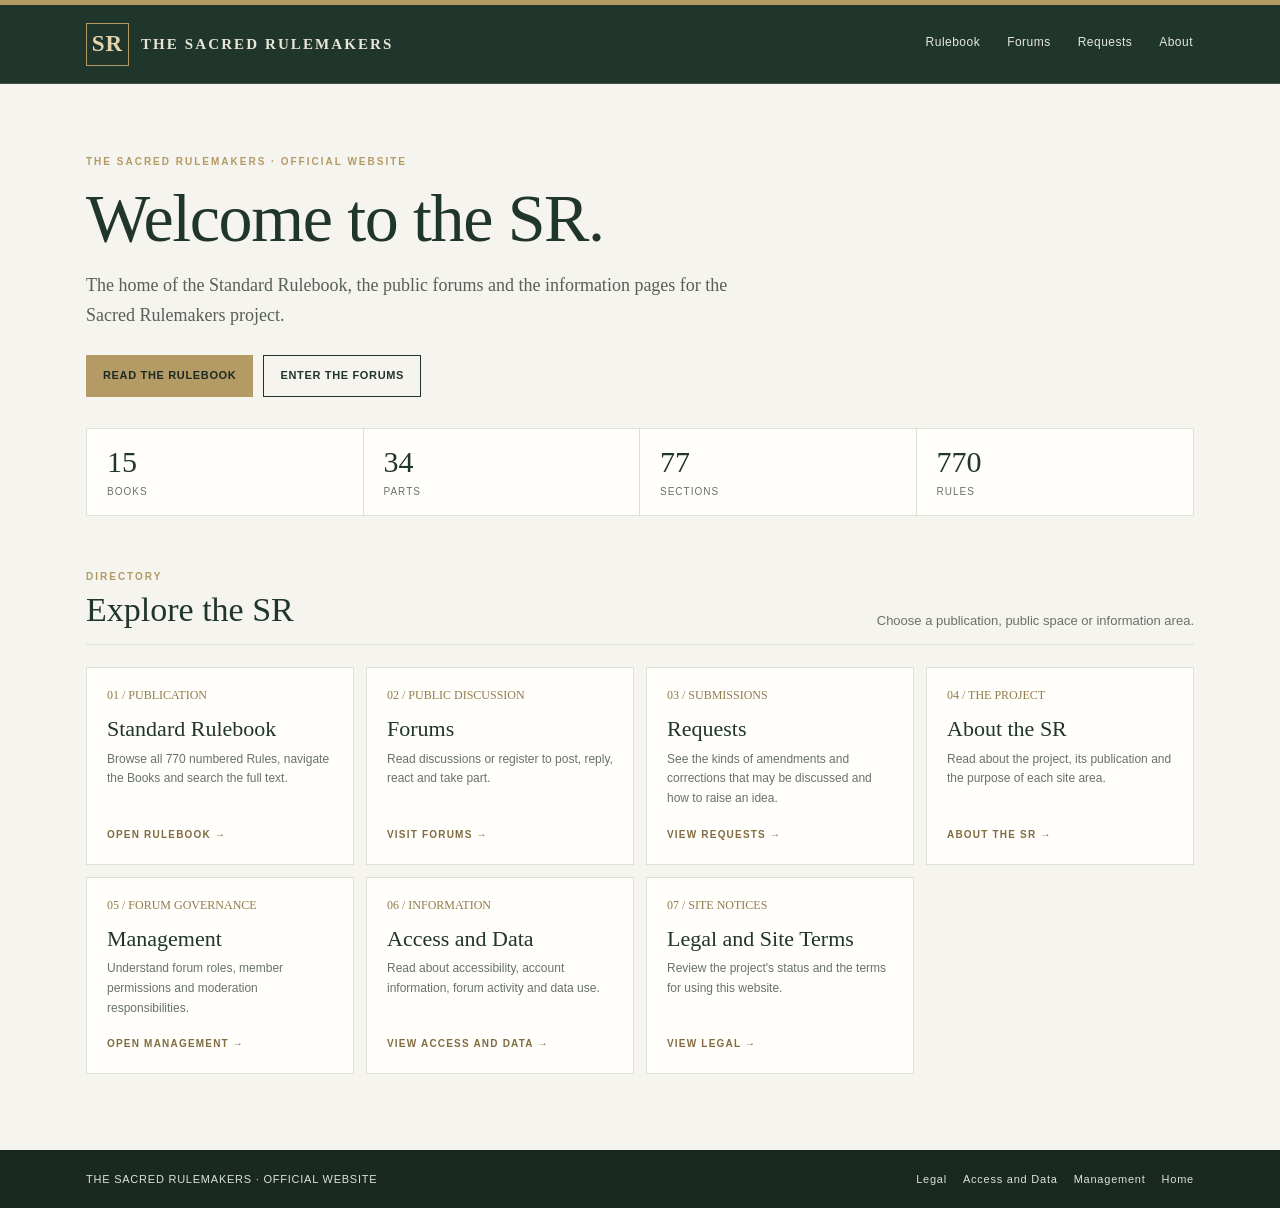
<file: index.html>
<!doctype html>
<html lang="en-GB"><head><meta charset="utf-8"><meta name="viewport" content="width=device-width,initial-scale=1">
<meta name="theme-color" content="#20352b"><meta name="description" content="The official website of the Sacred Rulemakers: read the Standard Rulebook, join public discussions and learn about the project.">
<title>Home — The Sacred Rulemakers</title><link rel="stylesheet" href="assets/sr.css"></head>
<body><div class="gold-rule"></div>
<header class="site-header"><div class="head">
<a class="brand" href="/SR/" aria-label="The Sacred Rulemakers home"><span class="mark">SR</span><span class="brand-name">THE SACRED RULEMAKERS</span></a>
<nav class="primary-nav" aria-label="Primary navigation">
<a href="/SR/standard-rulebook/">Rulebook</a>
<a href="/SR/forums/">Forums</a>
<a href="/SR/requests/">Requests</a>
<a href="/SR/about/">About</a>
</nav>
</div></header>
<main>
<section class="wrap home-intro">
<div class="eyebrow">THE SACRED RULEMAKERS · OFFICIAL WEBSITE</div>
<h1>Welcome to the SR.</h1>
<p>The home of the Standard Rulebook, the public forums and the information pages for the Sacred Rulemakers project.</p>
<div class="home-actions"><a class="button" href="/SR/standard-rulebook/">Read the Rulebook</a><a class="button alt-dark" href="/SR/forums/">Enter the Forums</a></div>
<div class="home-facts" aria-label="Rulebook contents">
<div><strong>15</strong><span>Books</span></div><div><strong>34</strong><span>Parts</span></div><div><strong>77</strong><span>Sections</span></div><div><strong>770</strong><span>Rules</span></div>
</div>
</section>
<section class="home-directory"><div class="wrap">
<div class="section-heading"><div><div class="kicker">DIRECTORY</div><h2>Explore the SR</h2></div><p>Choose a publication, public space or information area.</p></div>
<div class="directory-grid">
<a class="directory-card" href="/SR/standard-rulebook/"><span class="number">01 / PUBLICATION</span><h3>Standard Rulebook</h3><p>Browse all 770 numbered Rules, navigate the Books and search the full text.</p><span class="open">Open Rulebook →</span></a>
<a class="directory-card" href="/SR/forums/"><span class="number">02 / PUBLIC DISCUSSION</span><h3>Forums</h3><p>Read discussions or register to post, reply, react and take part.</p><span class="open">Visit Forums →</span></a>
<a class="directory-card" href="/SR/requests/"><span class="number">03 / SUBMISSIONS</span><h3>Requests</h3><p>See the kinds of amendments and corrections that may be discussed and how to raise an idea.</p><span class="open">View Requests →</span></a>
<a class="directory-card" href="/SR/about/"><span class="number">04 / THE PROJECT</span><h3>About the SR</h3><p>Read about the project, its publication and the purpose of each site area.</p><span class="open">About the SR →</span></a>
<a class="directory-card" href="/SR/management/"><span class="number">05 / FORUM GOVERNANCE</span><h3>Management</h3><p>Understand forum roles, member permissions and moderation responsibilities.</p><span class="open">Open Management →</span></a>
<a class="directory-card" href="/SR/access-and-data/"><span class="number">06 / INFORMATION</span><h3>Access and Data</h3><p>Read about accessibility, account information, forum activity and data use.</p><span class="open">View Access and Data →</span></a>
<a class="directory-card" href="/SR/legal/"><span class="number">07 / SITE NOTICES</span><h3>Legal and Site Terms</h3><p>Review the project's status and the terms for using this website.</p><span class="open">View Legal →</span></a>
</div></div></section>
</main><footer class="site-footer"><div class="wrap">
<span>THE SACRED RULEMAKERS · OFFICIAL WEBSITE</span>
<nav class="footer-links" aria-label="Footer navigation">
<a href="/SR/legal/">Legal</a><a href="/SR/access-and-data/">Access and Data</a><a href="/SR/management/">Management</a><a href="/SR/">Home</a>
</nav></div></footer></body></html>
</file>
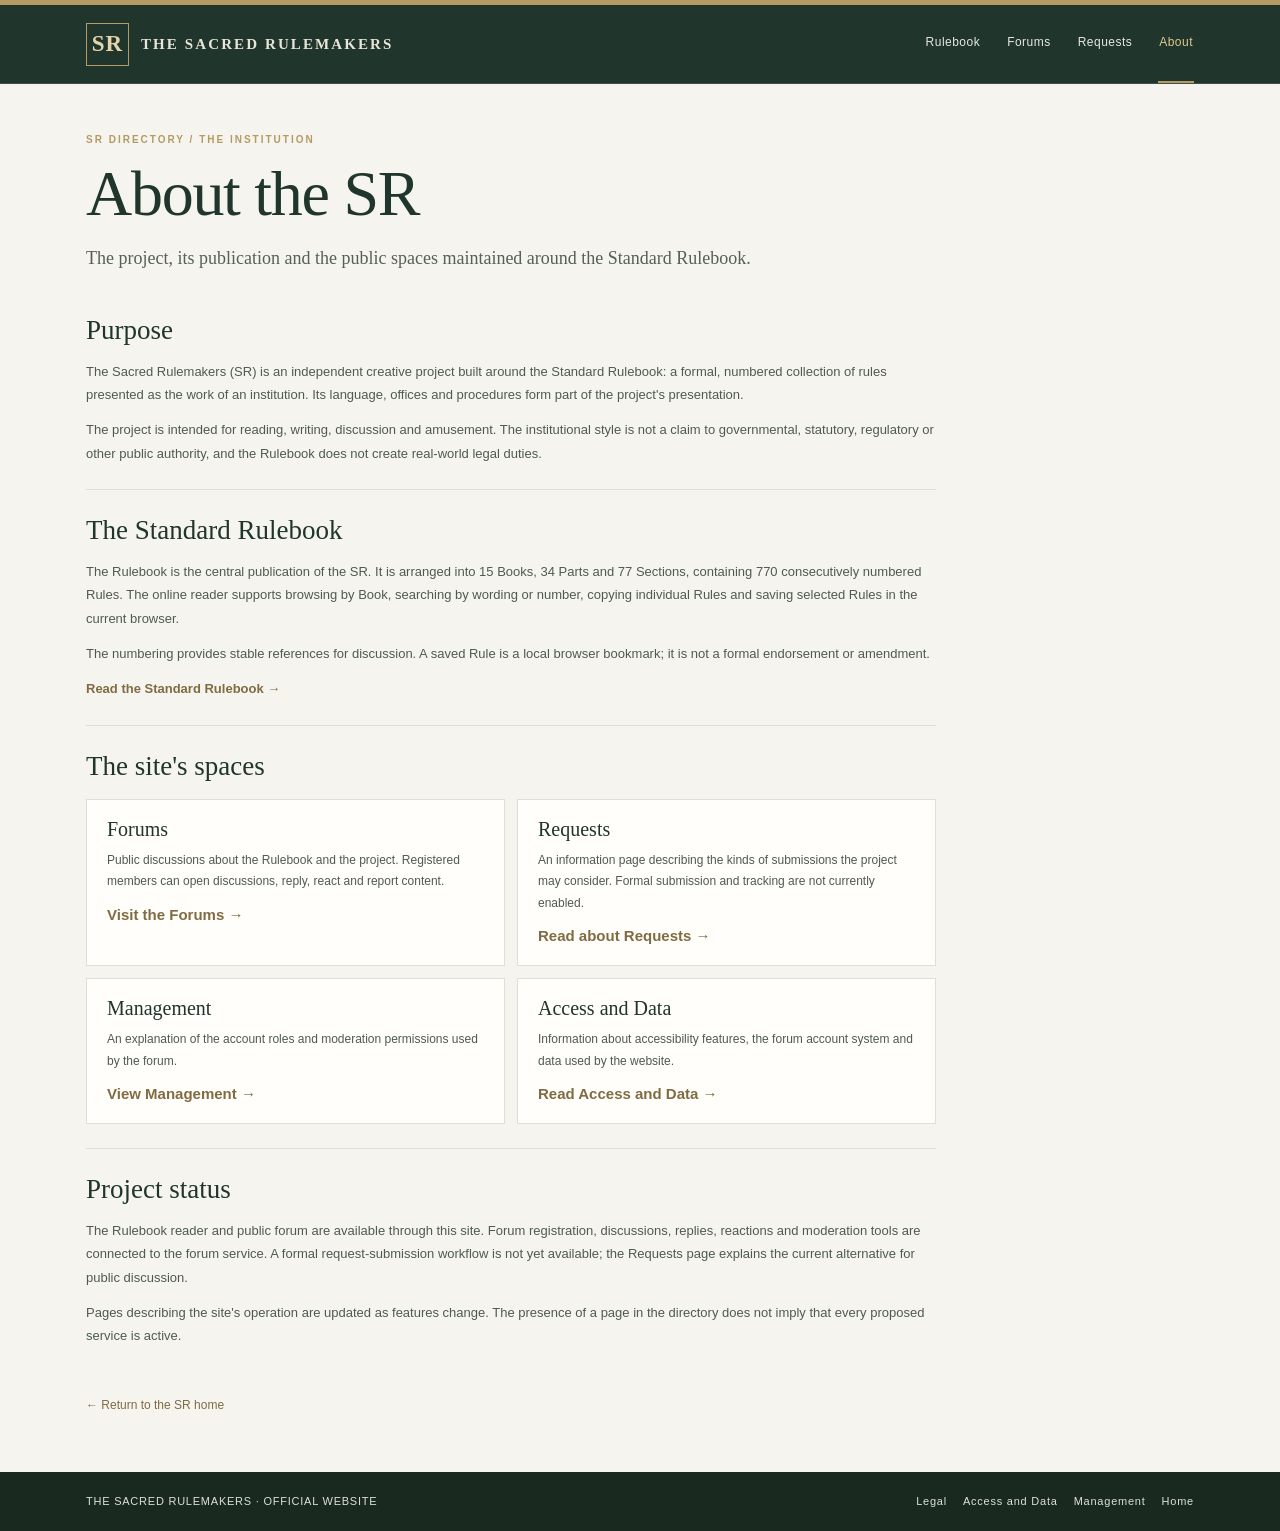
<file: about/index.html>
<!doctype html>
<html lang="en-GB"><head><meta charset="utf-8"><meta name="viewport" content="width=device-width,initial-scale=1">
<meta name="theme-color" content="#20352b"><meta name="description" content="Learn about the Sacred Rulemakers, the Standard Rulebook and the purpose of this project.">
<title>About the SR — The Sacred Rulemakers</title><link rel="stylesheet" href="../assets/sr.css"></head>
<body><div class="gold-rule"></div><header class="site-header"><div class="head">
<a class="brand" href="/SR/" aria-label="The Sacred Rulemakers home"><span class="mark">SR</span><span class="brand-name">THE SACRED RULEMAKERS</span></a>
<nav class="primary-nav" aria-label="Primary navigation">
<a href="/SR/standard-rulebook/">Rulebook</a>
<a href="/SR/forums/">Forums</a>
<a href="/SR/requests/">Requests</a>
<a href="/SR/about/" aria-current="page">About</a>
</nav></div></header>
<main class="page-main"><div class="wrap">
<section class="page-heading"><div class="eyebrow">SR DIRECTORY / THE INSTITUTION</div><h1>About the SR</h1><p>The project, its publication and the public spaces maintained around the Standard Rulebook.</p></section>
<div class="content-stack">
<section class="content-block" aria-labelledby="purpose"><h2 id="purpose">Purpose</h2>
<p>The Sacred Rulemakers (SR) is an independent creative project built around the Standard Rulebook: a formal, numbered collection of rules presented as the work of an institution. Its language, offices and procedures form part of the project's presentation.</p>
<p>The project is intended for reading, writing, discussion and amusement. The institutional style is not a claim to governmental, statutory, regulatory or other public authority, and the Rulebook does not create real-world legal duties.</p></section>
<section class="content-block" aria-labelledby="publication"><h2 id="publication">The Standard Rulebook</h2>
<p>The Rulebook is the central publication of the SR. It is arranged into 15 Books, 34 Parts and 77 Sections, containing 770 consecutively numbered Rules. The online reader supports browsing by Book, searching by wording or number, copying individual Rules and saving selected Rules in the current browser.</p>
<p>The numbering provides stable references for discussion. A saved Rule is a local browser bookmark; it is not a formal endorsement or amendment.</p>
<p><a class="inline-link" href="/SR/standard-rulebook/">Read the Standard Rulebook →</a></p></section>
<section class="content-block" aria-labelledby="spaces"><h2 id="spaces">The site's spaces</h2>
<div class="info-grid">
<article class="info-card"><h3>Forums</h3><p>Public discussions about the Rulebook and the project. Registered members can open discussions, reply, react and report content.</p><a class="inline-link" href="/SR/forums/">Visit the Forums →</a></article>
<article class="info-card"><h3>Requests</h3><p>An information page describing the kinds of submissions the project may consider. Formal submission and tracking are not currently enabled.</p><a class="inline-link" href="/SR/requests/">Read about Requests →</a></article>
<article class="info-card"><h3>Management</h3><p>An explanation of the account roles and moderation permissions used by the forum.</p><a class="inline-link" href="/SR/management/">View Management →</a></article>
<article class="info-card"><h3>Access and Data</h3><p>Information about accessibility features, the forum account system and data used by the website.</p><a class="inline-link" href="/SR/access-and-data/">Read Access and Data →</a></article>
</div></section>
<section class="content-block" aria-labelledby="status"><h2 id="status">Project status</h2>
<p>The Rulebook reader and public forum are available through this site. Forum registration, discussions, replies, reactions and moderation tools are connected to the forum service. A formal request-submission workflow is not yet available; the Requests page explains the current alternative for public discussion.</p>
<p>Pages describing the site's operation are updated as features change. The presence of a page in the directory does not imply that every proposed service is active.</p></section>
</div><a class="back-link" href="/SR/">← Return to the SR home</a>
</div></main><footer class="site-footer"><div class="wrap">
<span>THE SACRED RULEMAKERS · OFFICIAL WEBSITE</span>
<nav class="footer-links" aria-label="Footer navigation">
<a href="/SR/legal/">Legal</a><a href="/SR/access-and-data/">Access and Data</a><a href="/SR/management/">Management</a><a href="/SR/">Home</a>
</nav></div></footer></body></html>
</file>
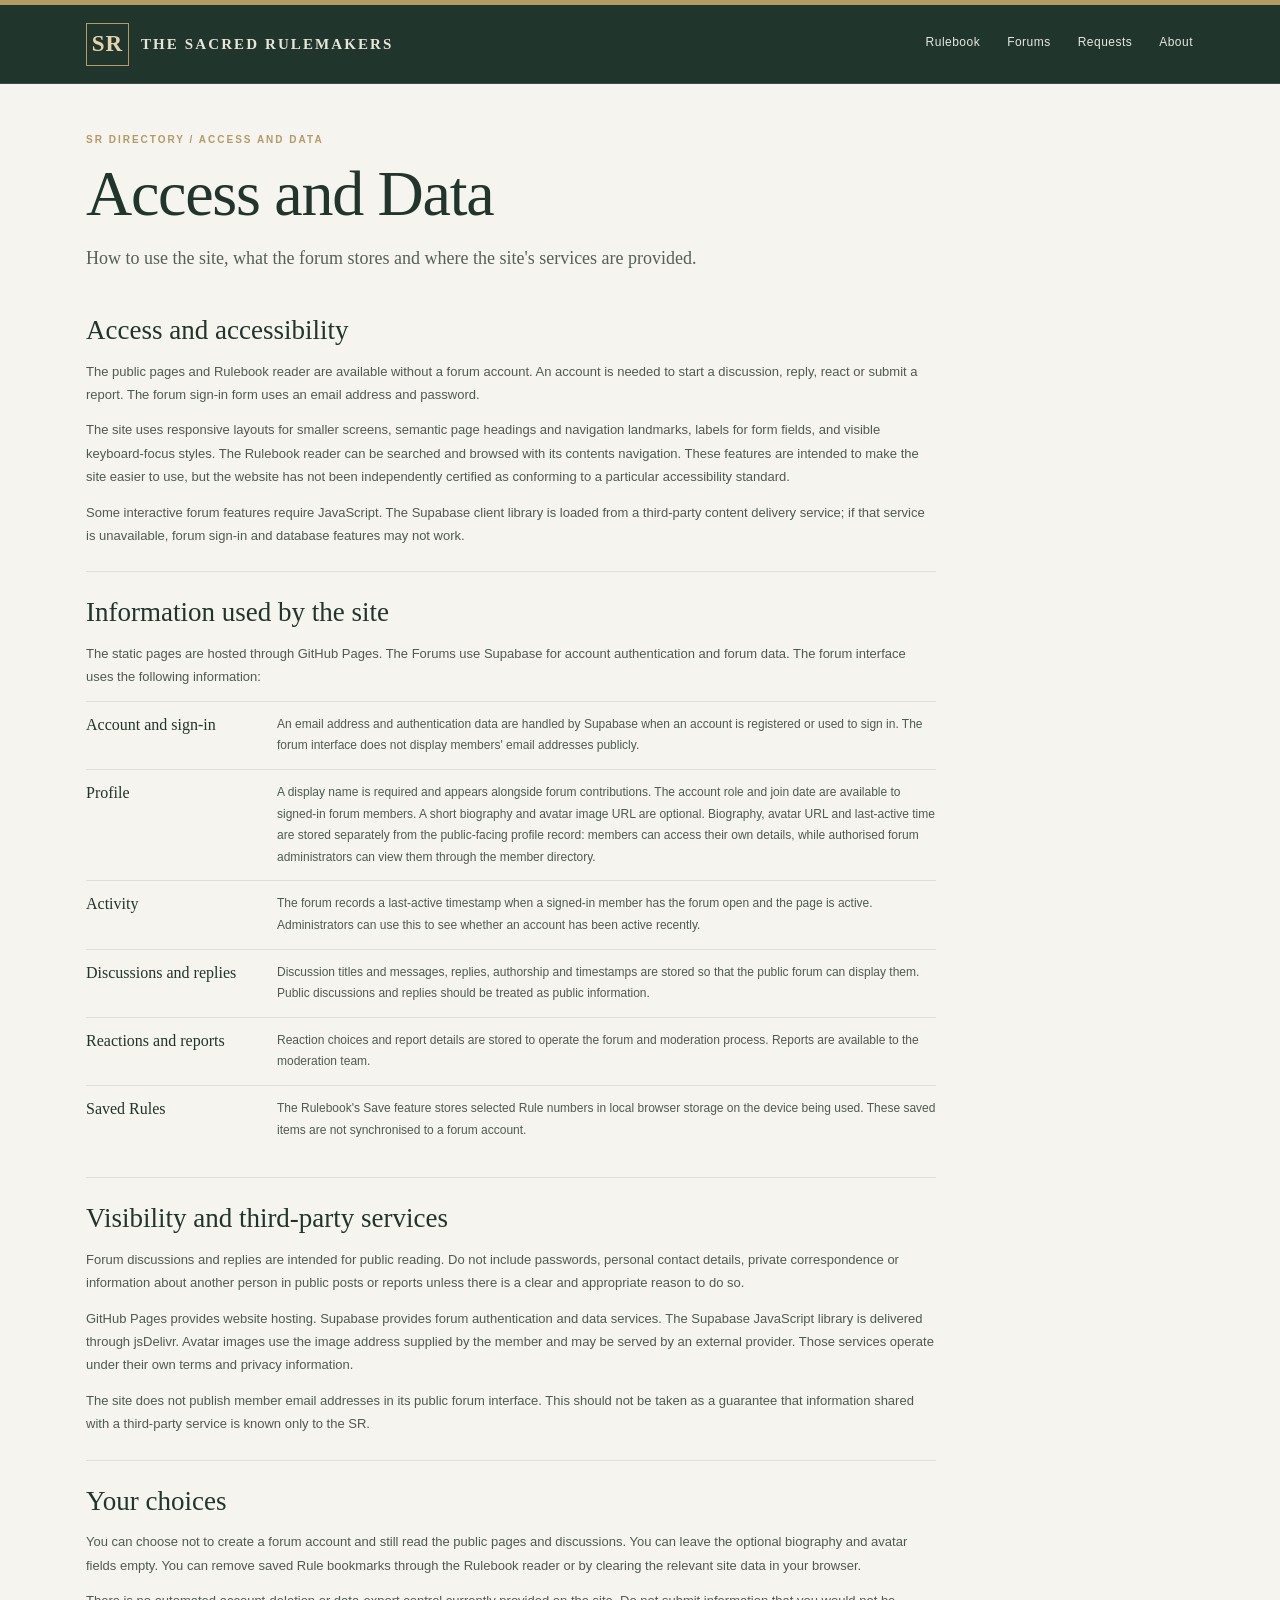
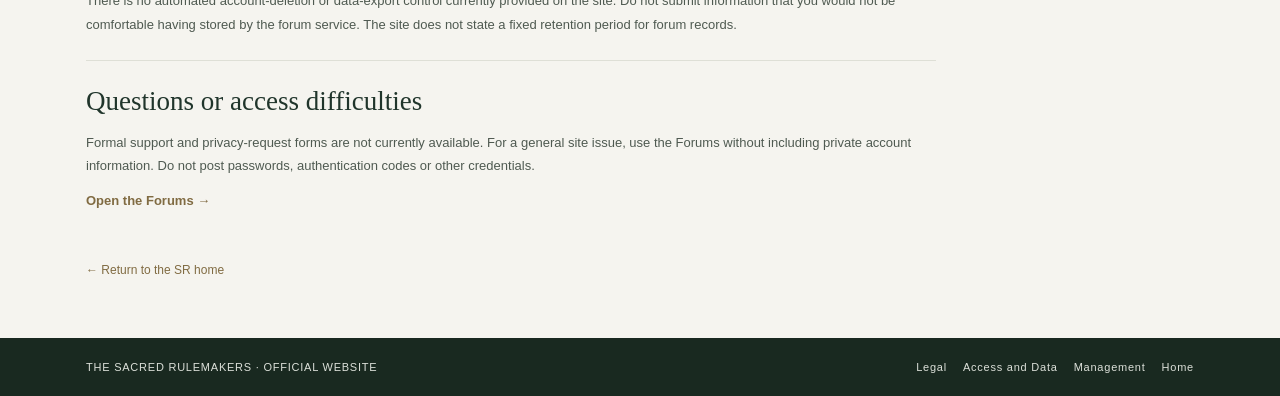
<file: access-and-data/index.html>
<!doctype html>
<html lang="en-GB"><head><meta charset="utf-8"><meta name="viewport" content="width=device-width,initial-scale=1">
<meta name="theme-color" content="#20352b"><meta name="description" content="Accessibility information and a plain-language explanation of data used by the Sacred Rulemakers website and forums.">
<title>Access and Data — The Sacred Rulemakers</title><link rel="stylesheet" href="../assets/sr.css"></head>
<body><div class="gold-rule"></div><header class="site-header"><div class="head">
<a class="brand" href="/SR/" aria-label="The Sacred Rulemakers home"><span class="mark">SR</span><span class="brand-name">THE SACRED RULEMAKERS</span></a>
<nav class="primary-nav" aria-label="Primary navigation">
<a href="/SR/standard-rulebook/">Rulebook</a>
<a href="/SR/forums/">Forums</a>
<a href="/SR/requests/">Requests</a>
<a href="/SR/about/">About</a>
</nav></div></header>
<main class="page-main"><div class="wrap">
<section class="page-heading"><div class="eyebrow">SR DIRECTORY / ACCESS AND DATA</div><h1>Access and Data</h1><p>How to use the site, what the forum stores and where the site's services are provided.</p></section>
<div class="content-stack">
<section class="content-block" aria-labelledby="access"><h2 id="access">Access and accessibility</h2>
<p>The public pages and Rulebook reader are available without a forum account. An account is needed to start a discussion, reply, react or submit a report. The forum sign-in form uses an email address and password.</p>
<p>The site uses responsive layouts for smaller screens, semantic page headings and navigation landmarks, labels for form fields, and visible keyboard-focus styles. The Rulebook reader can be searched and browsed with its contents navigation. These features are intended to make the site easier to use, but the website has not been independently certified as conforming to a particular accessibility standard.</p>
<p>Some interactive forum features require JavaScript. The Supabase client library is loaded from a third-party content delivery service; if that service is unavailable, forum sign-in and database features may not work.</p></section>
<section class="content-block" aria-labelledby="data"><h2 id="data">Information used by the site</h2>
<p>The static pages are hosted through GitHub Pages. The Forums use Supabase for account authentication and forum data. The forum interface uses the following information:</p>
<dl class="data-list">
<div><dt>Account and sign-in</dt><dd>An email address and authentication data are handled by Supabase when an account is registered or used to sign in. The forum interface does not display members' email addresses publicly.</dd></div>
<div><dt>Profile</dt><dd>A display name is required and appears alongside forum contributions. The account role and join date are available to signed-in forum members. A short biography and avatar image URL are optional. Biography, avatar URL and last-active time are stored separately from the public-facing profile record: members can access their own details, while authorised forum administrators can view them through the member directory.</dd></div>
<div><dt>Activity</dt><dd>The forum records a last-active timestamp when a signed-in member has the forum open and the page is active. Administrators can use this to see whether an account has been active recently.</dd></div>
<div><dt>Discussions and replies</dt><dd>Discussion titles and messages, replies, authorship and timestamps are stored so that the public forum can display them. Public discussions and replies should be treated as public information.</dd></div>
<div><dt>Reactions and reports</dt><dd>Reaction choices and report details are stored to operate the forum and moderation process. Reports are available to the moderation team.</dd></div>
<div><dt>Saved Rules</dt><dd>The Rulebook's Save feature stores selected Rule numbers in local browser storage on the device being used. These saved items are not synchronised to a forum account.</dd></div>
</dl></section>
<section class="content-block" aria-labelledby="sharing"><h2 id="sharing">Visibility and third-party services</h2>
<p>Forum discussions and replies are intended for public reading. Do not include passwords, personal contact details, private correspondence or information about another person in public posts or reports unless there is a clear and appropriate reason to do so.</p>
<p>GitHub Pages provides website hosting. Supabase provides forum authentication and data services. The Supabase JavaScript library is delivered through jsDelivr. Avatar images use the image address supplied by the member and may be served by an external provider. Those services operate under their own terms and privacy information.</p>
<p>The site does not publish member email addresses in its public forum interface. This should not be taken as a guarantee that information shared with a third-party service is known only to the SR.</p></section>
<section class="content-block" aria-labelledby="choices"><h2 id="choices">Your choices</h2>
<p>You can choose not to create a forum account and still read the public pages and discussions. You can leave the optional biography and avatar fields empty. You can remove saved Rule bookmarks through the Rulebook reader or by clearing the relevant site data in your browser.</p>
<p>There is no automated account-deletion or data-export control currently provided on the site. Do not submit information that you would not be comfortable having stored by the forum service. The site does not state a fixed retention period for forum records.</p></section>
<section class="content-block" aria-labelledby="access-update"><h2 id="access-update">Questions or access difficulties</h2>
<p>Formal support and privacy-request forms are not currently available. For a general site issue, use the Forums without including private account information. Do not post passwords, authentication codes or other credentials.</p>
<p><a class="inline-link" href="/SR/forums/">Open the Forums →</a></p></section>
</div><a class="back-link" href="/SR/">← Return to the SR home</a>
</div></main><footer class="site-footer"><div class="wrap">
<span>THE SACRED RULEMAKERS · OFFICIAL WEBSITE</span>
<nav class="footer-links" aria-label="Footer navigation">
<a href="/SR/legal/">Legal</a><a href="/SR/access-and-data/">Access and Data</a><a href="/SR/management/">Management</a><a href="/SR/">Home</a>
</nav></div></footer></body></html>
</file>
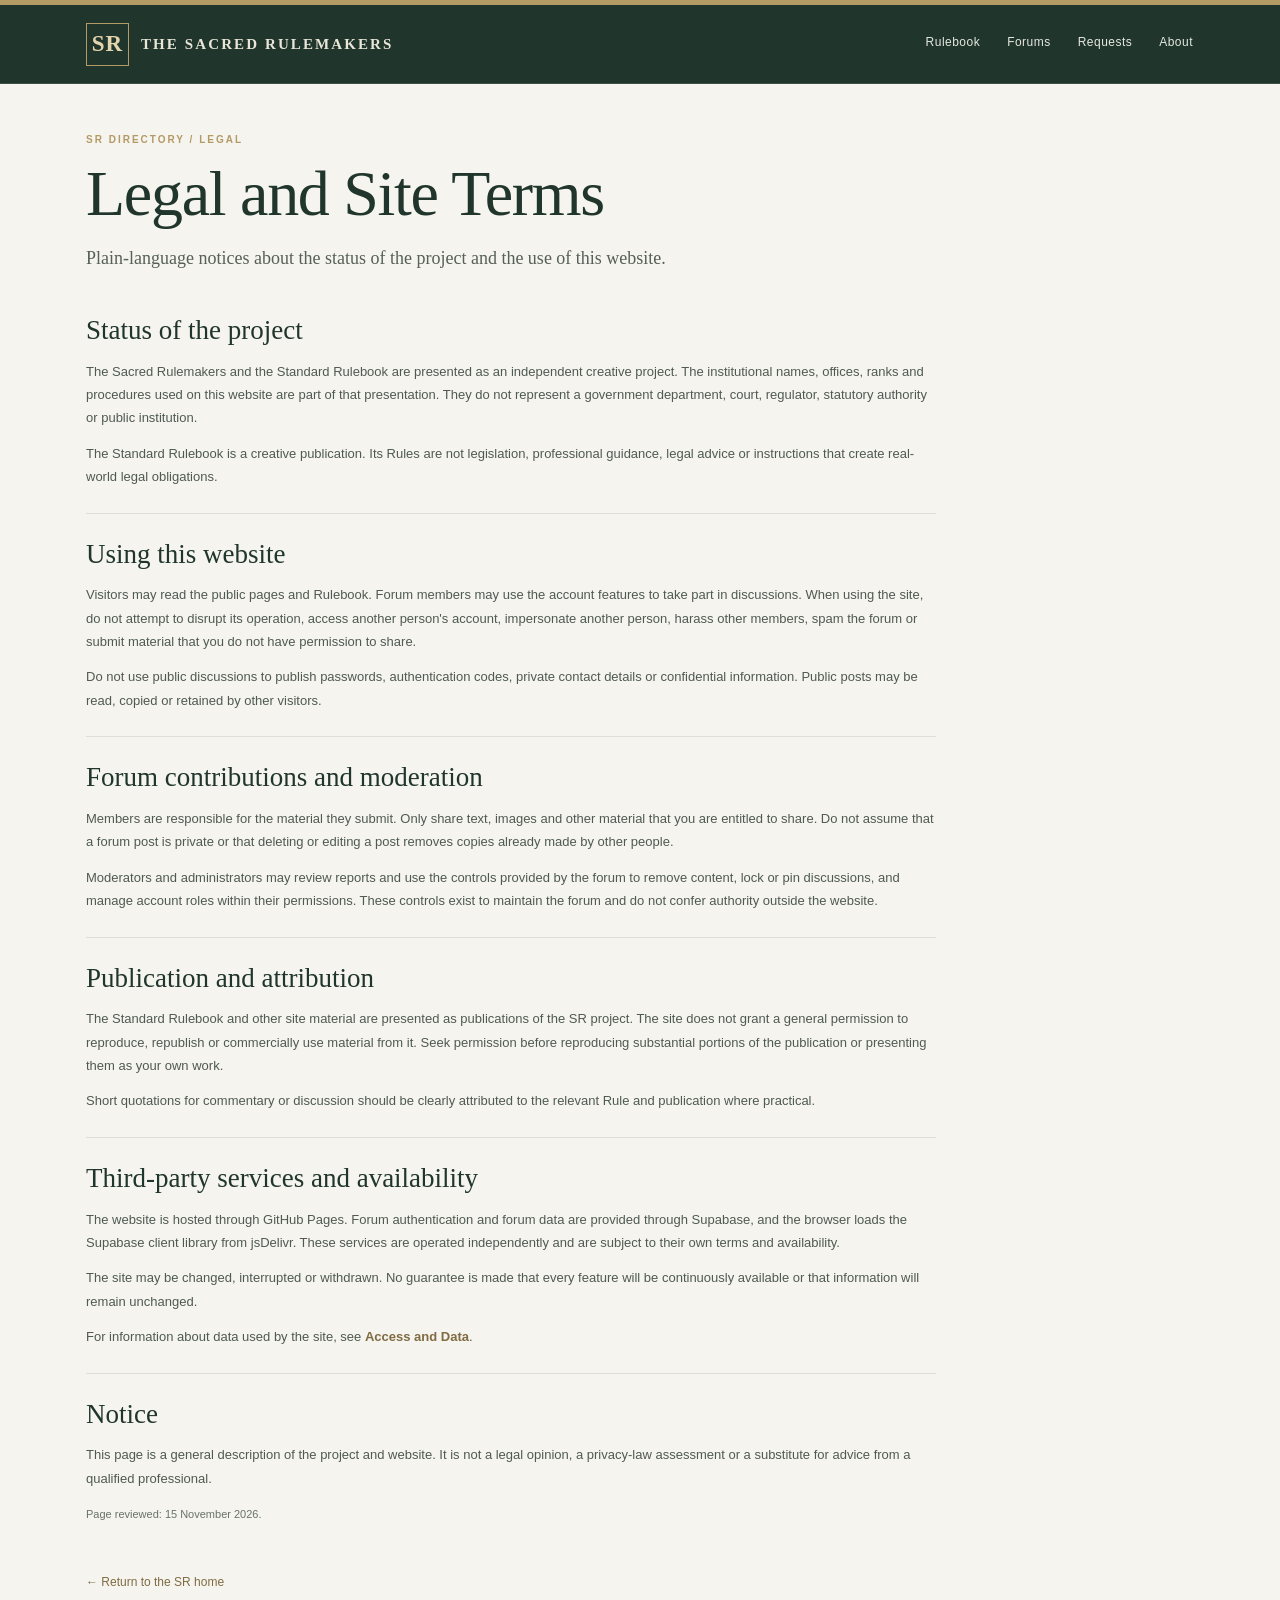
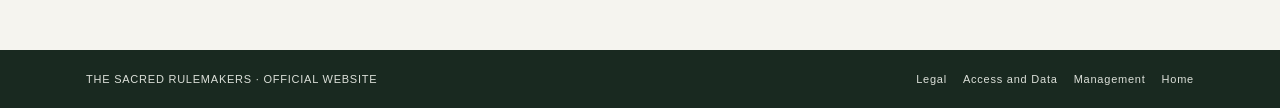
<file: legal/index.html>
<!doctype html>
<html lang="en-GB"><head><meta charset="utf-8"><meta name="viewport" content="width=device-width,initial-scale=1">
<meta name="theme-color" content="#20352b"><meta name="description" content="Website notices, terms of use and publication information for the Sacred Rulemakers.">
<title>Legal and Site Terms — The Sacred Rulemakers</title><link rel="stylesheet" href="../assets/sr.css"></head>
<body><div class="gold-rule"></div><header class="site-header"><div class="head">
<a class="brand" href="/SR/" aria-label="The Sacred Rulemakers home"><span class="mark">SR</span><span class="brand-name">THE SACRED RULEMAKERS</span></a>
<nav class="primary-nav" aria-label="Primary navigation">
<a href="/SR/standard-rulebook/">Rulebook</a>
<a href="/SR/forums/">Forums</a>
<a href="/SR/requests/">Requests</a>
<a href="/SR/about/">About</a>
</nav></div></header>
<main class="page-main"><div class="wrap">
<section class="page-heading"><div class="eyebrow">SR DIRECTORY / LEGAL</div><h1>Legal and Site Terms</h1><p>Plain-language notices about the status of the project and the use of this website.</p></section>
<div class="content-stack">
<section class="content-block" aria-labelledby="status"><h2 id="status">Status of the project</h2>
<p>The Sacred Rulemakers and the Standard Rulebook are presented as an independent creative project. The institutional names, offices, ranks and procedures used on this website are part of that presentation. They do not represent a government department, court, regulator, statutory authority or public institution.</p>
<p>The Standard Rulebook is a creative publication. Its Rules are not legislation, professional guidance, legal advice or instructions that create real-world legal obligations.</p></section>
<section class="content-block" aria-labelledby="using"><h2 id="using">Using this website</h2>
<p>Visitors may read the public pages and Rulebook. Forum members may use the account features to take part in discussions. When using the site, do not attempt to disrupt its operation, access another person's account, impersonate another person, harass other members, spam the forum or submit material that you do not have permission to share.</p>
<p>Do not use public discussions to publish passwords, authentication codes, private contact details or confidential information. Public posts may be read, copied or retained by other visitors.</p></section>
<section class="content-block" aria-labelledby="contributions"><h2 id="contributions">Forum contributions and moderation</h2>
<p>Members are responsible for the material they submit. Only share text, images and other material that you are entitled to share. Do not assume that a forum post is private or that deleting or editing a post removes copies already made by other people.</p>
<p>Moderators and administrators may review reports and use the controls provided by the forum to remove content, lock or pin discussions, and manage account roles within their permissions. These controls exist to maintain the forum and do not confer authority outside the website.</p></section>
<section class="content-block" aria-labelledby="publication"><h2 id="publication">Publication and attribution</h2>
<p>The Standard Rulebook and other site material are presented as publications of the SR project. The site does not grant a general permission to reproduce, republish or commercially use material from it. Seek permission before reproducing substantial portions of the publication or presenting them as your own work.</p>
<p>Short quotations for commentary or discussion should be clearly attributed to the relevant Rule and publication where practical.</p></section>
<section class="content-block" aria-labelledby="services"><h2 id="services">Third-party services and availability</h2>
<p>The website is hosted through GitHub Pages. Forum authentication and forum data are provided through Supabase, and the browser loads the Supabase client library from jsDelivr. These services are operated independently and are subject to their own terms and availability.</p>
<p>The site may be changed, interrupted or withdrawn. No guarantee is made that every feature will be continuously available or that information will remain unchanged.</p>
<p>For information about data used by the site, see <a class="inline-link" href="/SR/access-and-data/">Access and Data</a>.</p></section>
<section class="content-block" aria-labelledby="notice"><h2 id="notice">Notice</h2>
<p>This page is a general description of the project and website. It is not a legal opinion, a privacy-law assessment or a substitute for advice from a qualified professional.</p>
<p><span class="small-note">Page reviewed: 15 November 2026.</span></p></section>
</div><a class="back-link" href="/SR/">← Return to the SR home</a>
</div></main><footer class="site-footer"><div class="wrap">
<span>THE SACRED RULEMAKERS · OFFICIAL WEBSITE</span>
<nav class="footer-links" aria-label="Footer navigation">
<a href="/SR/legal/">Legal</a><a href="/SR/access-and-data/">Access and Data</a><a href="/SR/management/">Management</a><a href="/SR/">Home</a>
</nav></div></footer></body></html>
</file>
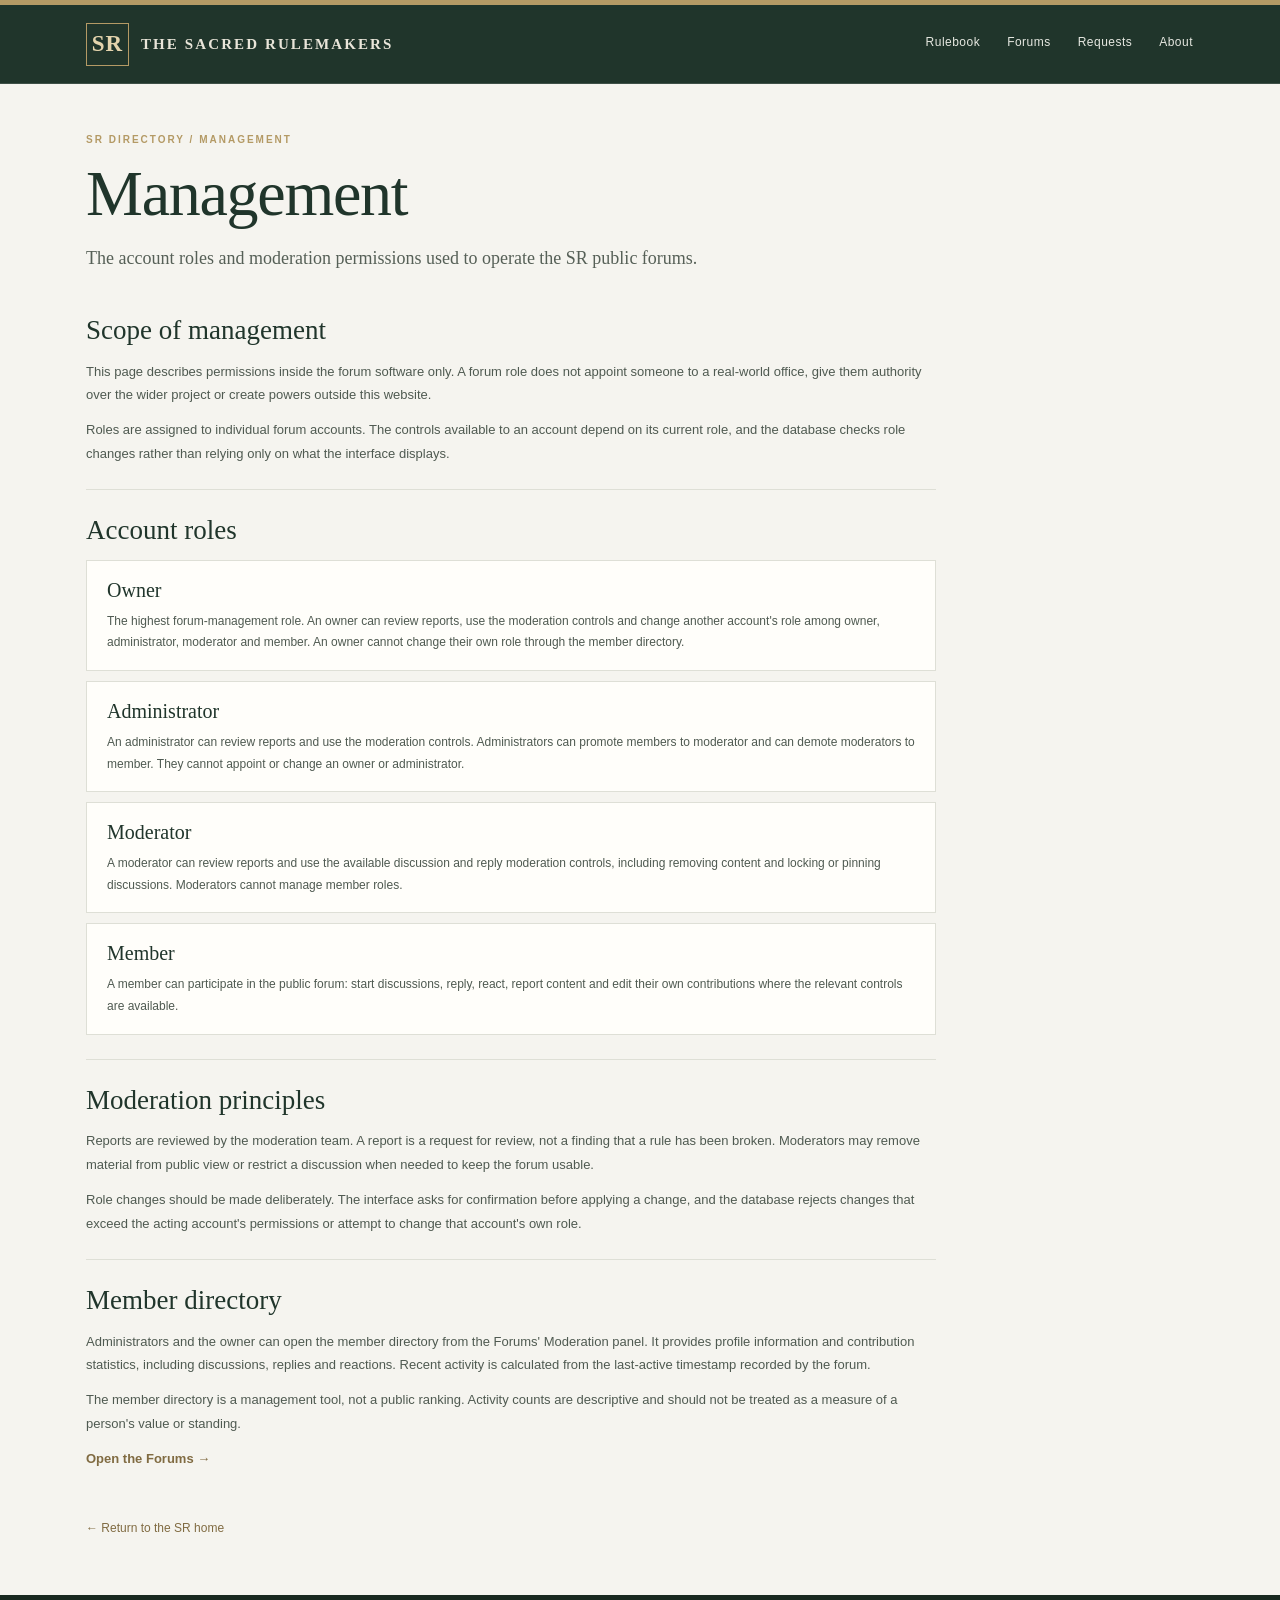
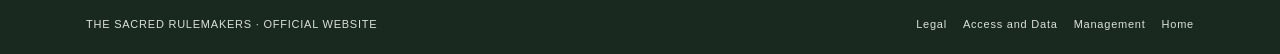
<file: management/index.html>
<!doctype html>
<html lang="en-GB"><head><meta charset="utf-8"><meta name="viewport" content="width=device-width,initial-scale=1">
<meta name="theme-color" content="#20352b"><meta name="description" content="The forum's account roles, moderation responsibilities and management permissions.">
<title>Management — The Sacred Rulemakers</title><link rel="stylesheet" href="../assets/sr.css"></head>
<body><div class="gold-rule"></div><header class="site-header"><div class="head">
<a class="brand" href="/SR/" aria-label="The Sacred Rulemakers home"><span class="mark">SR</span><span class="brand-name">THE SACRED RULEMAKERS</span></a>
<nav class="primary-nav" aria-label="Primary navigation">
<a href="/SR/standard-rulebook/">Rulebook</a>
<a href="/SR/forums/">Forums</a>
<a href="/SR/requests/">Requests</a>
<a href="/SR/about/">About</a>
</nav></div></header>
<main class="page-main"><div class="wrap">
<section class="page-heading"><div class="eyebrow">SR DIRECTORY / MANAGEMENT</div><h1>Management</h1><p>The account roles and moderation permissions used to operate the SR public forums.</p></section>
<div class="content-stack">
<section class="content-block" aria-labelledby="scope"><h2 id="scope">Scope of management</h2>
<p>This page describes permissions inside the forum software only. A forum role does not appoint someone to a real-world office, give them authority over the wider project or create powers outside this website.</p>
<p>Roles are assigned to individual forum accounts. The controls available to an account depend on its current role, and the database checks role changes rather than relying only on what the interface displays.</p></section>
<section class="content-block" aria-labelledby="roles"><h2 id="roles">Account roles</h2>
<div class="role-list">
<article class="role-card"><h3>Owner</h3><p>The highest forum-management role. An owner can review reports, use the moderation controls and change another account's role among owner, administrator, moderator and member. An owner cannot change their own role through the member directory.</p></article>
<article class="role-card"><h3>Administrator</h3><p>An administrator can review reports and use the moderation controls. Administrators can promote members to moderator and can demote moderators to member. They cannot appoint or change an owner or administrator.</p></article>
<article class="role-card"><h3>Moderator</h3><p>A moderator can review reports and use the available discussion and reply moderation controls, including removing content and locking or pinning discussions. Moderators cannot manage member roles.</p></article>
<article class="role-card"><h3>Member</h3><p>A member can participate in the public forum: start discussions, reply, react, report content and edit their own contributions where the relevant controls are available.</p></article>
</div></section>
<section class="content-block" aria-labelledby="moderation"><h2 id="moderation">Moderation principles</h2>
<p>Reports are reviewed by the moderation team. A report is a request for review, not a finding that a rule has been broken. Moderators may remove material from public view or restrict a discussion when needed to keep the forum usable.</p>
<p>Role changes should be made deliberately. The interface asks for confirmation before applying a change, and the database rejects changes that exceed the acting account's permissions or attempt to change that account's own role.</p></section>
<section class="content-block" aria-labelledby="directory"><h2 id="directory">Member directory</h2>
<p>Administrators and the owner can open the member directory from the Forums' Moderation panel. It provides profile information and contribution statistics, including discussions, replies and reactions. Recent activity is calculated from the last-active timestamp recorded by the forum.</p>
<p>The member directory is a management tool, not a public ranking. Activity counts are descriptive and should not be treated as a measure of a person's value or standing.</p>
<p><a class="inline-link" href="/SR/forums/">Open the Forums →</a></p></section>
</div><a class="back-link" href="/SR/">← Return to the SR home</a>
</div></main><footer class="site-footer"><div class="wrap">
<span>THE SACRED RULEMAKERS · OFFICIAL WEBSITE</span>
<nav class="footer-links" aria-label="Footer navigation">
<a href="/SR/legal/">Legal</a><a href="/SR/access-and-data/">Access and Data</a><a href="/SR/management/">Management</a><a href="/SR/">Home</a>
</nav></div></footer></body></html>
</file>
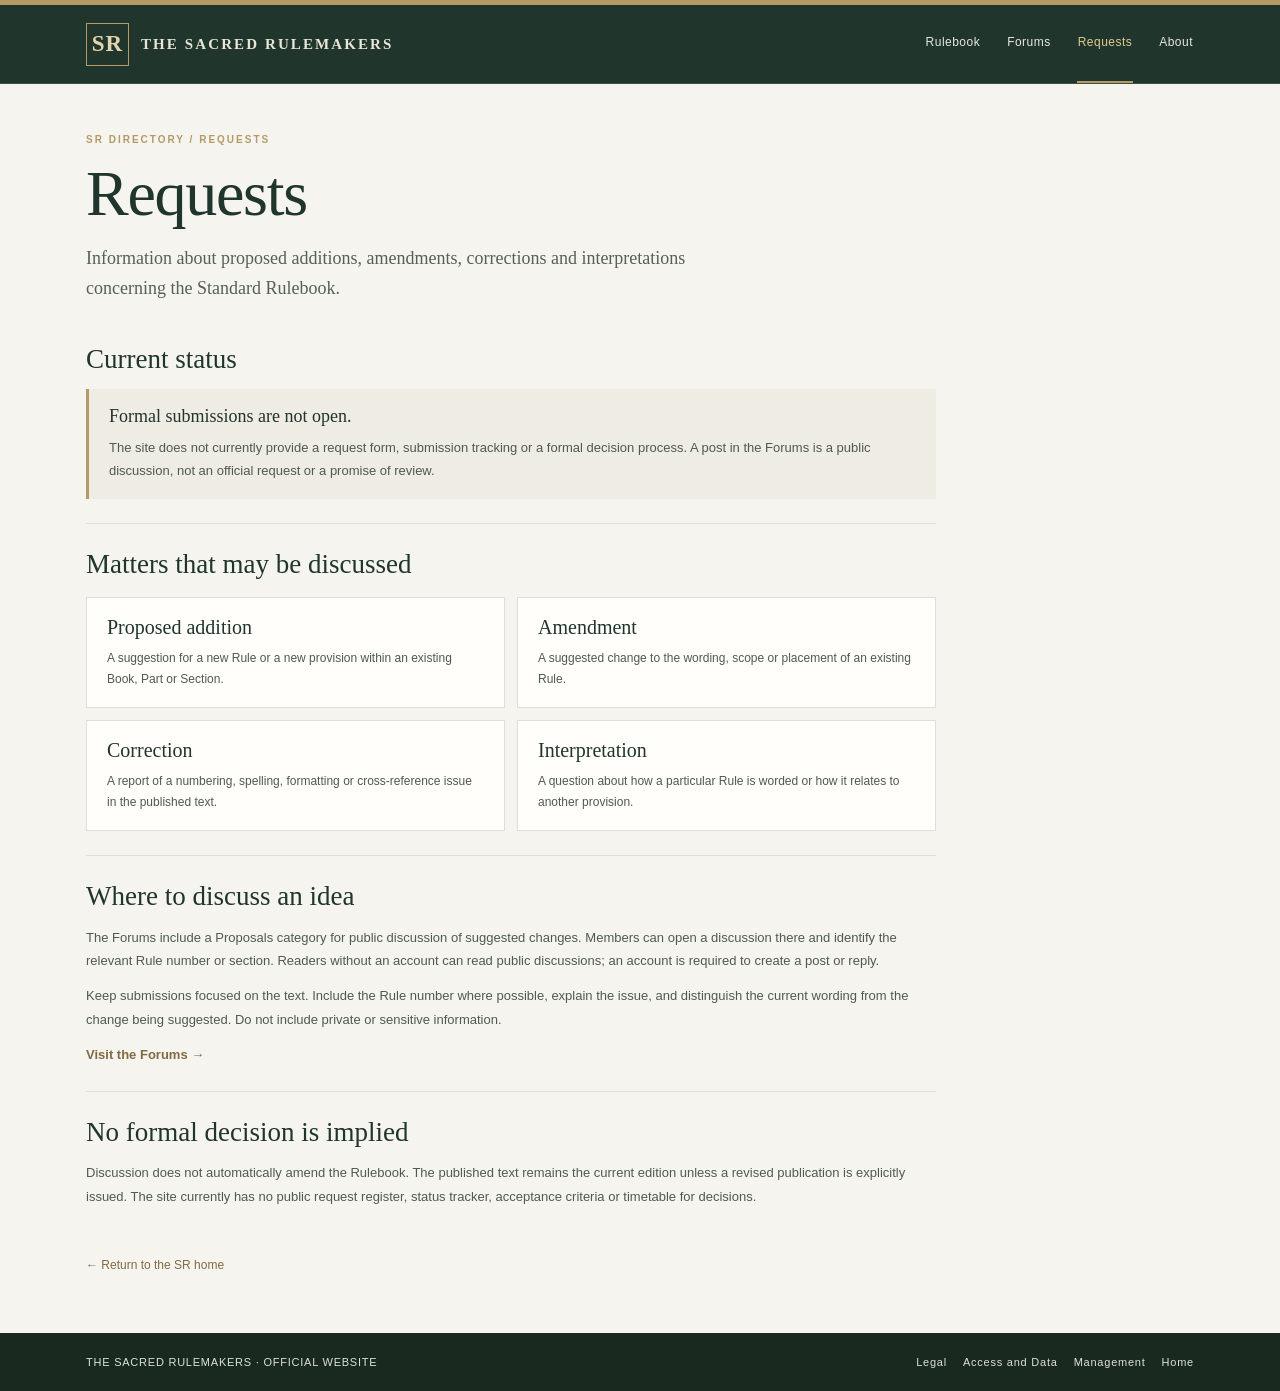
<file: requests/index.html>
<!doctype html>
<html lang="en-GB"><head><meta charset="utf-8"><meta name="viewport" content="width=device-width,initial-scale=1">
<meta name="theme-color" content="#20352b"><meta name="description" content="Information about proposing additions, amendments, corrections and interpretations for the Standard Rulebook.">
<title>Requests — The Sacred Rulemakers</title><link rel="stylesheet" href="../assets/sr.css"></head>
<body><div class="gold-rule"></div><header class="site-header"><div class="head">
<a class="brand" href="/SR/" aria-label="The Sacred Rulemakers home"><span class="mark">SR</span><span class="brand-name">THE SACRED RULEMAKERS</span></a>
<nav class="primary-nav" aria-label="Primary navigation">
<a href="/SR/standard-rulebook/">Rulebook</a>
<a href="/SR/forums/">Forums</a>
<a href="/SR/requests/" aria-current="page">Requests</a>
<a href="/SR/about/">About</a>
</nav></div></header>
<main class="page-main"><div class="wrap">
<section class="page-heading"><div class="eyebrow">SR DIRECTORY / REQUESTS</div><h1>Requests</h1><p>Information about proposed additions, amendments, corrections and interpretations concerning the Standard Rulebook.</p></section>
<div class="content-stack">
<section class="content-block" aria-labelledby="availability"><h2 id="availability">Current status</h2>
<div class="status-note"><strong>Formal submissions are not open.</strong><p>The site does not currently provide a request form, submission tracking or a formal decision process. A post in the Forums is a public discussion, not an official request or a promise of review.</p></div></section>
<section class="content-block" aria-labelledby="types"><h2 id="types">Matters that may be discussed</h2>
<div class="info-grid">
<article class="info-card"><h3>Proposed addition</h3><p>A suggestion for a new Rule or a new provision within an existing Book, Part or Section.</p></article>
<article class="info-card"><h3>Amendment</h3><p>A suggested change to the wording, scope or placement of an existing Rule.</p></article>
<article class="info-card"><h3>Correction</h3><p>A report of a numbering, spelling, formatting or cross-reference issue in the published text.</p></article>
<article class="info-card"><h3>Interpretation</h3><p>A question about how a particular Rule is worded or how it relates to another provision.</p></article>
</div></section>
<section class="content-block" aria-labelledby="discussion"><h2 id="discussion">Where to discuss an idea</h2>
<p>The Forums include a Proposals category for public discussion of suggested changes. Members can open a discussion there and identify the relevant Rule number or section. Readers without an account can read public discussions; an account is required to create a post or reply.</p>
<p>Keep submissions focused on the text. Include the Rule number where possible, explain the issue, and distinguish the current wording from the change being suggested. Do not include private or sensitive information.</p>
<p><a class="inline-link" href="/SR/forums/">Visit the Forums →</a></p></section>
<section class="content-block" aria-labelledby="not-process"><h2 id="not-process">No formal decision is implied</h2>
<p>Discussion does not automatically amend the Rulebook. The published text remains the current edition unless a revised publication is explicitly issued. The site currently has no public request register, status tracker, acceptance criteria or timetable for decisions.</p></section>
</div><a class="back-link" href="/SR/">← Return to the SR home</a>
</div></main><footer class="site-footer"><div class="wrap">
<span>THE SACRED RULEMAKERS · OFFICIAL WEBSITE</span>
<nav class="footer-links" aria-label="Footer navigation">
<a href="/SR/legal/">Legal</a><a href="/SR/access-and-data/">Access and Data</a><a href="/SR/management/">Management</a><a href="/SR/">Home</a>
</nav></div></footer></body></html>
</file>
<file: assets/sr.css>
:root{
--green:#20352b;--green-2:#30493b;--gold:#b49a65;--gold-hover:#c4ad7c;--gold-ink:#806b42;--gold-deep:#927b4d;
--paper:#f5f4ef;--white:#fffefa;--ink:#222a24;--muted:#687269;--line:#dedfd6;
--surface-soft:#eeece3;--surface-hover:#f6f4ed;--surface-stat:#f1efe7;--danger:#7b3831;--danger-text:#773b32;--danger-bg:#f3e8e5;--success:#34704a;
--serif:Georgia,'Times New Roman',serif;--sans:Arial,Helvetica,sans-serif;--content:1160px;
--space-1:4px;--space-2:8px;--space-3:12px;--space-4:16px;--space-5:20px;--space-6:24px;--space-7:32px;--space-8:40px;--space-9:48px;--space-10:56px;--space-11:64px;
--page-gutter:26px;--sidebar-width:240px;--card-padding:20px;--card-gap:12px;--radius:0;
}
*{box-sizing:border-box}
html{scroll-behavior:smooth}
body{margin:0;background:var(--paper);color:var(--ink);font:15px/1.6 var(--sans)}
a{color:inherit}
a:focus-visible,button:focus-visible,input:focus-visible{outline:3px solid #b49a65;outline-offset:3px}
.gold-rule{height:5px;background:var(--gold)}
.site-header{background:var(--green);color:#f8f5ec;border-bottom:1px solid #ffffff22}
.head{max-width:var(--content);min-height:78px;margin:auto;padding:0 26px;display:flex;align-items:center;justify-content:space-between;gap:28px}
.brand{display:flex;align-items:center;gap:12px;color:#f8f5ec;text-decoration:none;min-width:0}
.mark{display:grid;place-items:center;width:43px;height:43px;border:1px solid var(--gold);color:#e4d4ad;font:700 23px var(--serif);letter-spacing:1px;flex:0 0 auto}
.brand-name{font:small-caps 700 15px var(--serif);letter-spacing:.14em;white-space:nowrap;color:#e9e5d9}
.primary-nav{display:flex;align-items:center;justify-content:flex-end;gap:25px;margin-left:auto}
.primary-nav a{display:inline-flex;align-items:center;min-height:78px;padding:0 1px;color:#e6e8e1;text-decoration:none;font-size:12px;letter-spacing:.04em;border-bottom:2px solid transparent;transition:color .15s,border-color .15s}
.primary-nav a:hover,.primary-nav a[aria-current="page"]{color:#e1c98e;border-bottom-color:var(--gold)}
.wrap{max-width:var(--content);margin:0 auto;padding-left:26px;padding-right:26px}
.home-hero{background:var(--green);color:#f7f5ed;padding:78px 0 82px;border-bottom:5px solid var(--gold)}
.eyebrow,.kicker{font-size:10px;line-height:1.5;letter-spacing:2px;text-transform:uppercase;color:var(--gold);font-weight:700}
.home-hero h1{font:400 clamp(43px,7vw,76px)/1.04 var(--serif);max-width:800px;margin:18px 0}
.home-hero p{font:18px/1.7 var(--serif);color:#d9dfd7;max-width:680px;margin:0}
.actions{display:flex;gap:12px;margin-top:28px;flex-wrap:wrap}
.button{display:inline-flex;align-items:center;justify-content:center;min-height:44px;padding:11px 18px;border:1px solid var(--gold);background:var(--gold);color:#1d2a22;text-decoration:none;text-transform:uppercase;letter-spacing:.7px;font-size:11px;font-weight:700}
.button:hover{background:#c4ad7c;border-color:#c4ad7c}
.button.alt{background:transparent;color:#f8f5ec;border-color:#aab7ac}
.button.alt:hover{background:#ffffff12}
.stats{display:grid;grid-template-columns:repeat(4,minmax(0,1fr));background:var(--white);border:1px solid var(--line);margin-top:28px}
.stat{padding:20px 25px;border-right:1px solid var(--line)}
.stat:last-child{border-right:0}
.stat strong{display:block;font:34px/1.15 var(--serif);color:var(--green)}
.stat span{display:block;margin-top:5px;font-size:10px;letter-spacing:1.4px;color:var(--muted);text-transform:uppercase}
.content-section{padding:58px 0 62px}
.content-section.tinted{background:#eeece3;border-block:1px solid var(--line)}
.section-heading{display:flex;align-items:end;justify-content:space-between;gap:18px;padding-bottom:13px;margin-bottom:22px;border-bottom:1px solid var(--line)}
.section-heading h2{font:400 34px/1.2 var(--serif);color:var(--green);margin:6px 0 0}
.section-heading p{max-width:540px;color:var(--muted);font-size:13px;margin:0}
.book-grid{display:grid;grid-template-columns:repeat(3,minmax(0,1fr));gap:12px}
.book-card{display:block;min-width:0;min-height:142px;padding:19px 20px;background:var(--white);border:1px solid var(--line);text-decoration:none;transition:border-color .15s,transform .15s}
.book-card:hover{border-color:var(--gold);transform:translateY(-2px)}
.book-card .number,.directory-card .number{font:12px var(--serif);color:#927b4d}
.book-card h3{font:400 20px/1.35 var(--serif);color:var(--green);margin:9px 0 7px}
.book-card p{font-size:11px;color:var(--muted);margin:0}
.section-action{display:flex;justify-content:flex-end;margin-top:19px}
.text-link{color:#806b42;font-size:12px;font-weight:700;text-decoration:none}
.text-link:hover{text-decoration:underline}
.directory-grid{display:grid;grid-template-columns:repeat(4,minmax(0,1fr));gap:12px}
.directory-card{display:flex;flex-direction:column;min-height:175px;padding:20px;background:var(--white);border:1px solid var(--line);text-decoration:none;transition:border-color .15s,transform .15s}
.directory-card:hover{border-color:var(--gold);transform:translateY(-2px)}
.directory-card h3{font:400 22px/1.25 var(--serif);color:var(--green);margin:12px 0 7px}
.directory-card p{font-size:12px;color:var(--muted);margin:0 0 18px}
.directory-card .open{margin-top:auto;color:#806b42;font-size:10px;letter-spacing:.12em;text-transform:uppercase;font-weight:700}
.page-main{min-height:calc(100vh - 160px);padding:60px 0 76px}
.page-heading{max-width:760px;margin-bottom:36px}
.page-heading h1{font:400 clamp(42px,7vw,64px)/1.08 var(--serif);color:var(--green);margin:13px 0 15px}
.page-heading p{max-width:670px;font:18px/1.65 var(--serif);color:#566057;margin:0}
.notice{max-width:800px;padding:21px 23px;background:#eeece3;border-left:3px solid var(--gold);color:#62685f}
.notice h2{font:400 23px var(--serif);color:var(--green);margin:0 0 7px}
.notice p{margin:0;font-size:13px}
.back-link{display:inline-block;margin-top:28px;color:#806b42;font-size:12px;text-decoration:none}
.back-link:hover{text-decoration:underline}
.site-footer{background:#192920;color:#dce0d9;padding:23px 0;font-size:11px;letter-spacing:.07em}
.site-footer .wrap{display:flex;align-items:center;justify-content:space-between;gap:16px}
.site-footer a{color:#dce0d9;text-decoration:none}
.site-footer small{color:#aab4aa;font-size:10px}
@media(max-width:900px){.directory-grid{grid-template-columns:repeat(2,minmax(0,1fr))}}
@media(max-width:780px){
  .head,.wrap{padding-left:17px;padding-right:17px}
  .head{min-height:72px;gap:15px}
  .primary-nav{gap:17px}
  .primary-nav a{min-height:72px;font-size:11px}
  .book-grid{grid-template-columns:repeat(2,minmax(0,1fr))}
  .stats{grid-template-columns:repeat(2,minmax(0,1fr))}
  .stat:nth-child(2){border-right:0}
  .stat:nth-child(-n+2){border-bottom:1px solid var(--line)}
  .content-section{padding:45px 0}
  .section-heading{align-items:flex-start;flex-direction:column}
}
@media(max-width:560px){
  .head{padding-top:13px;flex-direction:column;align-items:stretch;gap:5px}
  .brand{align-self:flex-start}
  .primary-nav{width:100%;justify-content:flex-end;gap:clamp(14px,5vw,24px);border-top:1px solid #ffffff22}
  .primary-nav a{min-height:43px;font-size:12px}
  .home-hero{padding:55px 0 60px}
  .home-hero p,.page-heading p{font-size:16px}
  .book-grid,.directory-grid{grid-template-columns:1fr}
  .book-card{min-height:120px}
  .directory-card{min-height:150px}
  .stats{margin-top:18px}
  .stat{padding:16px 18px}
  .stat strong{font-size:29px}
  .page-main{padding:44px 0 58px}
  .site-footer .wrap{align-items:flex-start;flex-direction:column}
}
@media(prefers-reduced-motion:reduce){html{scroll-behavior:auto}*,*::before,*::after{transition:none!important;animation:none!important}}


/* Content pages */
.footer-links{display:flex;align-items:center;justify-content:flex-end;flex-wrap:wrap;gap:16px}
.footer-links a:hover{color:#e1c98e;text-decoration:underline}
.home-intro{max-width:var(--content);padding:70px 26px 45px}
.home-intro h1{font:400 clamp(43px,7vw,68px)/1.08 var(--serif);color:var(--green);margin:13px 0 16px}
.home-intro p{max-width:680px;font:18px/1.7 var(--serif);color:#566057;margin:0}
.home-actions{display:flex;flex-wrap:wrap;gap:10px;margin-top:24px}
.button.alt-dark{background:transparent;color:var(--green);border-color:var(--green)}
.button.alt-dark:hover{background:#20352b0c}
.home-facts{display:grid;grid-template-columns:repeat(4,minmax(0,1fr));margin-top:31px;background:var(--white);border:1px solid var(--line)}
.home-facts>div{padding:15px 20px;border-right:1px solid var(--line)}
.home-facts>div:last-child{border-right:0}
.home-facts strong{display:block;font:30px/1.2 var(--serif);color:var(--green)}
.home-facts span{display:block;color:var(--muted);font-size:10px;letter-spacing:.1em;text-transform:uppercase;margin-top:4px}
.home-directory{padding:8px 0 76px}
.content-stack{max-width:850px}
.content-block{padding:0 0 25px;margin:0 0 25px;border-bottom:1px solid var(--line)}
.content-block:last-child{border-bottom:0;margin-bottom:0}
.content-block h2{font:400 27px/1.25 var(--serif);color:var(--green);margin:0 0 12px}
.content-block h3{font:400 20px/1.3 var(--serif);color:var(--green);margin:0 0 8px}
.content-block p{font-size:13px;line-height:1.85;color:#4f5a51;margin:0 0 12px}
.content-block p:last-child{margin-bottom:0}
.inline-link{color:#806b42;font-weight:700;text-decoration:none}
.inline-link:hover{text-decoration:underline}
.info-grid{display:grid;grid-template-columns:repeat(2,minmax(0,1fr));gap:11px;margin-top:15px}
.info-card,.role-card{background:var(--white);border:1px solid var(--line);padding:17px 18px}
.info-card p,.role-card p{font-size:12px;line-height:1.7;margin:0 0 10px}
.role-list{display:grid;gap:10px}
.role-card h3{margin-bottom:7px}
.data-list{margin:12px 0 0}
.data-list>div{display:grid;grid-template-columns:175px minmax(0,1fr);gap:16px;padding:13px 0;border-top:1px solid var(--line)}
.data-list dt{font:400 16px/1.4 var(--serif);color:var(--green)}
.data-list dd{margin:0;color:#4f5a51;font-size:12px;line-height:1.8}
.status-note{padding:17px 19px;background:#eeece3;border-left:3px solid var(--gold);color:var(--green)}
.status-note strong{font:400 18px var(--serif)}
.status-note p{margin:6px 0 0}
.small-note{font-size:11px;color:var(--muted)}
@media(max-width:780px){.footer-links{justify-content:flex-start}}
@media(max-width:560px){
  .home-intro{padding:49px 17px 34px}
  .home-intro p{font-size:16px}
  .home-facts strong{font-size:25px}
  .home-facts>div{padding:12px 10px}
  .info-grid{grid-template-columns:1fr}
  .data-list>div{grid-template-columns:1fr;gap:4px}
}


.forum-shell{max-width:var(--content);margin:auto;padding:0 26px 72px}
.forum-toolbar{display:flex;align-items:center;justify-content:space-between;gap:16px;flex-wrap:wrap;margin:28px 0 18px}
.forum-toolbar input,.forum-form input,.forum-form textarea,.forum-form select,.forum-search{font:inherit;color:var(--ink);background:var(--white);border:1px solid var(--line);padding:12px 13px;width:100%;min-width:0}
.forum-search{max-width:340px}
.forum-btn{border:1px solid var(--gold);background:var(--gold);color:#1d2a22;padding:11px 16px;font-size:11px;font-weight:700;letter-spacing:.07em;text-transform:uppercase;cursor:pointer}
.forum-btn.secondary{background:transparent;color:var(--green);border-color:var(--line)}
.forum-btn.danger{background:#7b3831;color:white;border-color:#7b3831}
.forum-btn:disabled{opacity:.5;cursor:not-allowed}
.forum-layout{display:grid;grid-template-columns:230px minmax(0,1fr);gap:26px;align-items:start}
.forum-sidebar,.forum-panel,.forum-card{background:var(--white);border:1px solid var(--line)}
.forum-sidebar{padding:17px}
.forum-sidebar h2,.forum-panel h2{font:400 22px var(--serif);color:var(--green);margin:0 0 12px}
.category-list{display:grid;gap:5px}
.category-btn{width:100%;text-align:left;padding:9px 10px;border:0;background:transparent;color:var(--ink);font:inherit;font-size:12px;cursor:pointer}
.category-btn[aria-pressed=true]{background:#eeece3;color:var(--green);font-weight:700}
.forum-content{min-width:0}
.forum-card{padding:18px 20px;margin-bottom:10px}
.forum-card h3{font:400 21px/1.3 var(--serif);color:var(--green);margin:0 0 7px}
.forum-card h3 button{all:unset;cursor:pointer}
.forum-card h3 button:hover{text-decoration:underline}
.forum-meta{font-size:11px;color:var(--muted)}
.forum-excerpt{font-size:13px;color:#4e584f;margin:10px 0 0;white-space:pre-wrap;overflow-wrap:anywhere}
.forum-empty{padding:28px;background:#eeece3;color:var(--muted);font-size:13px}
.forum-form{display:grid;gap:12px}
.forum-form label{display:grid;gap:5px;font-size:11px;text-transform:uppercase;letter-spacing:.08em;color:var(--muted);font-weight:700}
.forum-form textarea{min-height:150px;resize:vertical}
.forum-auth{max-width:540px;margin:0 auto 28px}
.forum-auth .forum-panel{padding:22px}
.forum-auth-tabs{display:flex;gap:8px;margin-bottom:16px}
.forum-auth-tabs button{flex:1}
.forum-status{padding:11px 13px;background:#eeece3;color:#4d594e;font-size:12px;margin:12px 0}
.forum-status.error{background:#f3e8e5;color:#773b32}
.forum-row{display:flex;gap:8px;align-items:center;flex-wrap:wrap}
.forum-detail-head{display:flex;align-items:flex-start;justify-content:space-between;gap:14px}
.forum-post{border-top:1px solid var(--line);padding:17px 0}
.forum-post:first-child{border-top:0}
.forum-post-body{white-space:pre-wrap;overflow-wrap:anywhere;font-size:14px;line-height:1.7;margin:12px 0}
.forum-post-actions{display:flex;gap:8px;flex-wrap:wrap;margin-top:10px}
.forum-small{font-size:10px;color:var(--muted)}
.forum-hidden{display:none!important}
.forum-rules{font-size:12px;color:var(--muted);margin:0 0 16px}
.forum-admin{margin-top:20px}.forum-member-row{display:flex;align-items:center;justify-content:space-between;gap:12px;padding:12px 0;border-top:1px solid var(--line)}.forum-member-row:first-child{border-top:0}.forum-member-actions{display:flex;gap:6px;flex-wrap:wrap}
.forum-member-row{cursor:pointer}.forum-member-row:hover{background:#f6f4ed}
.forum-member-main{display:flex;align-items:center;gap:12px;min-width:0}
.forum-avatar{width:42px;height:42px;border-radius:50%;object-fit:cover;background:#e8e5da;display:grid;place-items:center;color:var(--green);font-weight:700;flex:0 0 auto}
.forum-avatar.large{width:76px;height:76px;font-size:24px}
.member-profile-head{display:flex;align-items:center;gap:17px;margin:18px 0}
.member-stats{display:grid;grid-template-columns:repeat(3,minmax(0,1fr));gap:9px;margin:18px 0}
.member-stat{padding:14px;background:#f1efe7;border:1px solid var(--line)}
.member-stat strong{display:block;font:400 24px var(--serif);color:var(--green)}
.member-stat span{font-size:10px;text-transform:uppercase;letter-spacing:.07em;color:var(--muted)}
.member-role-control{display:flex;gap:10px;align-items:center;flex-wrap:wrap;margin:18px 0}
.member-role-control select{font:inherit;padding:10px;border:1px solid var(--line);background:white;color:var(--ink)}
.member-presence{font-size:11px;color:var(--muted)}
.member-presence.online{color:#34704a}
@media(max-width:520px){.member-stats{grid-template-columns:repeat(2,minmax(0,1fr))}.member-profile-head{align-items:flex-start}}

@media(max-width:760px){.forum-shell{padding:0 17px 55px}.forum-layout{grid-template-columns:1fr}.forum-sidebar{padding:13px}.category-list{display:flex;overflow:auto}.category-btn{white-space:nowrap;width:auto}.forum-toolbar{align-items:stretch}.forum-search{max-width:none}.forum-card{padding:15px}.forum-detail-head{display:block}}


.reader-page{padding:39px 0 66px}
.readerhead{display:flex;justify-content:space-between;align-items:end;gap:20px;margin-bottom:24px}
.readerhead h1{font:400 40px/1.2 var(--serif);color:var(--green);margin:5px 0}
.readerhead p{color:var(--muted);margin:0;font-size:13px}
.search{width:min(380px,100%);min-height:44px;padding:11px 12px;border:1px solid var(--line);background:var(--white);color:var(--ink);font:14px var(--sans)}
.layout{display:grid;grid-template-columns:260px minmax(0,1fr);gap:22px;align-items:start}
.sidebar{position:sticky;top:12px;max-height:calc(100vh - 24px);overflow:auto;background:var(--white);border:1px solid var(--line);padding:16px}
.sideheading{font-size:10px;letter-spacing:2px;color:#947c4b;text-transform:uppercase;margin-bottom:12px}
.sidebook{padding:10px 0;border-top:1px solid var(--line)}
.sidebook button{border:0;background:none;padding:0;text-align:left;font:14px/1.4 var(--serif);cursor:pointer;color:var(--ink)}
.sidebook small{display:block;color:var(--muted);font-size:10px;margin-top:3px}
.sidesecs{padding:7px 0 0 8px;display:grid;gap:5px}
.sidesecs a{font-size:10px;color:var(--muted);text-decoration:none}
.sidesecs a:hover{color:var(--green);text-decoration:underline}
.readerbanner{background:var(--green);color:white;padding:25px 28px;margin-bottom:18px}
.readerbanner h2{font:400 30px/1.25 var(--serif);margin:5px 0}
.readerbanner p{font-size:12px;color:#d5ddd5;margin:0}
.meta{font-size:11px;color:var(--muted);margin:12px 0}
.syncbar{display:flex;align-items:center;justify-content:space-between;gap:12px;flex-wrap:wrap;margin:-8px 0 18px;padding:10px 12px;border:1px solid var(--line);background:var(--white);font-size:11px;color:var(--muted)}
.syncbar button{border:1px solid var(--gold);background:var(--gold);color:#20352b;padding:8px 12px;font:700 10px var(--sans);letter-spacing:.06em;text-transform:uppercase;cursor:pointer}
.syncbar button:disabled{opacity:.5;cursor:wait}
.parttitle{font-size:10px;letter-spacing:2px;text-transform:uppercase;color:#927b4d;border-bottom:1px solid var(--line);padding-bottom:9px;margin:26px 0 17px}
.sectiontitle{font:400 24px/1.3 var(--serif);color:var(--green);margin:0 0 12px}
.rule{display:grid;grid-template-columns:72px minmax(0,1fr) auto;gap:12px;align-items:start;padding:13px 14px;margin:7px 0;background:var(--white);border:1px solid var(--line)}
.rnum{font:12px var(--serif);color:#947c4b;padding-top:2px}
.rtext{font:15px/1.6 var(--serif);overflow-wrap:anywhere}
.rbuttons{display:flex;gap:5px}
.rbuttons button,.pager button{min-height:34px;background:transparent;border:1px solid var(--line);padding:5px 8px;font:11px var(--sans);color:var(--muted);cursor:pointer}
.rbuttons button:hover,.pager button:not(:disabled):hover{border-color:var(--gold);color:var(--green)}
.rbuttons button.saved{border-color:var(--gold);color:#765f31}
.pager{display:flex;align-items:center;gap:12px;margin-top:20px;flex-wrap:wrap}
.pager button{padding:8px 13px;background:var(--white)}
.pager button:disabled{opacity:.35;cursor:not-allowed}
.empty{background:var(--white);border:1px solid var(--line);padding:24px;color:var(--muted)}
@media(max-width:780px){.layout{grid-template-columns:1fr}.sidebar{position:relative;top:auto;max-height:280px}.readerhead{align-items:flex-start;flex-direction:column}.search{width:100%}}
@media(max-width:500px){.reader-page{padding-top:30px}.readerhead h1{font-size:34px}.rule{grid-template-columns:54px minmax(0,1fr)}.rbuttons{grid-column:2}.readerbanner{padding:21px}}
@media print{.gold-rule,.site-header,.sidebar,.search,.rbuttons,.pager,.site-footer{display:none!important}.layout{display:block}.rule{break-inside:avoid;border:0;border-bottom:1px solid #ddd}}



/* Shared design-system normalisation */
html{scroll-padding-top:16px}
body{font-family:var(--sans);font-size:15px;line-height:1.65;color:var(--ink);background:var(--paper)}
.head,.wrap,.home-intro{padding-left:var(--page-gutter);padding-right:var(--page-gutter)}
a:focus-visible,button:focus-visible,input:focus-visible,textarea:focus-visible,select:focus-visible{outline:2px solid var(--gold);outline-offset:3px;border-radius:var(--radius)}
button,input,textarea,select{font-family:var(--sans)}
button{color:inherit}
button:disabled{cursor:not-allowed}
.home-intro h1,.page-heading h1{line-height:1.08;letter-spacing:-.02em}
.home-intro p,.page-heading p{line-height:1.65}
.page-main{padding-top:var(--space-9);padding-bottom:var(--space-10)}
.page-heading{margin-bottom:var(--space-8)}
.page-heading h1{margin:var(--space-3) 0 var(--space-4)}
.content-block{padding-bottom:var(--space-6);margin-bottom:var(--space-6)}
.content-block h2{margin-bottom:var(--space-3)}
.content-block h3{margin-bottom:var(--space-2)}
.content-block p{line-height:1.8}
.info-grid,.book-grid,.directory-grid{gap:var(--card-gap)}
.info-card,.role-card{padding:var(--space-4) var(--space-5)}
.data-list>div{gap:var(--space-4);padding:var(--space-3) 0}
.notice,.status-note{background:var(--surface-soft)}
.status-note{padding:var(--space-4) var(--space-5)}
.back-link{margin-top:var(--space-6)}
.button,.forum-btn,.syncbar button{display:inline-flex;align-items:center;justify-content:center;gap:var(--space-2);min-height:42px;padding:10px 16px;border:1px solid var(--gold);background:var(--gold);color:#1d2a22;font:700 11px/1.2 var(--sans);letter-spacing:.06em;text-transform:uppercase;text-decoration:none;cursor:pointer;transition:background-color .15s,border-color .15s,color .15s}
.button:hover,.forum-btn:not(:disabled):hover,.syncbar button:not(:disabled):hover{background:var(--gold-hover);border-color:var(--gold-hover)}
.button.alt,.forum-btn.secondary{background:transparent;color:var(--green);border-color:var(--line)}
.button.alt:hover,.forum-btn.secondary:not(:disabled):hover{background:var(--surface-soft);border-color:var(--gold)}
.button.alt-dark{background:transparent;color:var(--green);border-color:var(--green)}
.forum-btn.danger{background:var(--danger);color:#fff;border-color:var(--danger)}
.forum-btn.danger:not(:disabled):hover{background:#8b453d;border-color:#8b453d}
.forum-btn:disabled,.syncbar button:disabled{opacity:.55}
input,textarea,select,.search,.forum-search{min-height:44px;padding:10px 12px;border:1px solid var(--line);background:var(--white);color:var(--ink);font:14px/1.45 var(--sans);border-radius:var(--radius)}
textarea{line-height:1.6}
input::placeholder,textarea::placeholder{color:#7a827a;opacity:1}
.site-footer{padding:var(--space-5) 0}
.site-footer .wrap{gap:var(--space-4)}
.footer-links{gap:var(--space-4)}
@media(max-width:780px){
:root{--page-gutter:17px}
.page-main{padding-top:var(--space-8);padding-bottom:var(--space-9)}
.page-heading{margin-bottom:var(--space-7)}
.info-grid,.book-grid,.directory-grid{gap:var(--card-gap)}
.footer-links{gap:var(--space-3)}
}
@media(max-width:560px){
.head,.wrap,.home-intro{padding-left:var(--page-gutter);padding-right:var(--page-gutter)}
.page-main{padding-top:var(--space-7);padding-bottom:var(--space-8)}
.site-footer{padding:var(--space-4) 0}
}

/* Forum components */
.forum-shell{width:100%;max-width:var(--content);margin:0 auto;padding:0 var(--page-gutter) var(--space-10)}
.forum-toolbar{gap:var(--space-4);margin:var(--space-6) 0 var(--space-4)}
.forum-layout,.layout{grid-template-columns:minmax(0,var(--sidebar-width)) minmax(0,1fr);gap:var(--space-6)}
.forum-sidebar,.forum-panel,.forum-card,.sidebar{min-width:0;background:var(--white);border:1px solid var(--line);border-radius:var(--radius)}
.forum-sidebar,.forum-panel,.sidebar{padding:var(--card-padding)}
.forum-card{padding:var(--card-padding);margin-bottom:var(--space-3)}
.forum-sidebar h2,.forum-panel h2,.forum-card h2{font:400 22px/1.3 var(--serif);color:var(--green);margin:0 0 var(--space-3)}
.forum-card h3{font:400 21px/1.3 var(--serif);color:var(--green);margin:0 0 var(--space-2)}
.forum-card h3 button{font:inherit;line-height:inherit}
.forum-meta{font-size:11px;line-height:1.5;color:var(--muted)}
.forum-replies-meta{margin-top:var(--space-3)}
.forum-excerpt{font-size:13px;line-height:1.75;color:#4e584f;margin:var(--space-3) 0 0}
.forum-empty{padding:var(--space-6);background:var(--surface-soft);color:var(--muted);font-size:13px;line-height:1.65}
.forum-form{display:grid;gap:var(--space-4)}
.forum-form label{gap:var(--space-2);font-size:11px;line-height:1.4}
.forum-form input,.forum-form textarea,.forum-form select,.forum-toolbar input{width:100%;min-width:0}
.forum-form textarea{min-height:150px;resize:vertical}
.forum-auth{max-width:540px;margin:0 auto var(--space-6)}
.forum-auth .forum-panel{padding:var(--space-6)}
.forum-auth-tabs{gap:var(--space-2);margin-bottom:var(--space-4)}
.forum-status{padding:var(--space-3) var(--space-4);background:var(--surface-soft);color:#4d594e;font-size:12px;line-height:1.6;margin:var(--space-3) 0}
.forum-status.error{background:var(--danger-bg);color:var(--danger-text)}
.forum-row{gap:var(--space-2)}
.forum-detail-head{gap:var(--space-4)}
.forum-detail-intro{margin-top:var(--space-4)}
.forum-detail-title{font:400 28px/1.25 var(--serif);letter-spacing:-.01em;color:var(--green);margin:var(--space-2) 0}
.forum-view-title{font:400 24px/1.3 var(--serif);color:var(--green);margin:var(--space-4) 0}
.forum-post{border-top:1px solid var(--line);padding:var(--space-4) 0;margin-left:var(--reply-offset,0px)}
.forum-post-body{font:14px/1.7 var(--sans);overflow-wrap:anywhere;margin:var(--space-3) 0}
.forum-post-actions{gap:var(--space-2);margin-top:var(--space-3)}
.forum-small{font-size:11px;line-height:1.5;color:var(--muted)}
.forum-rules{font-size:12px;line-height:1.65;color:var(--muted);margin:0 0 var(--space-4)}
.forum-admin{margin-top:var(--space-5)}
.forum-member-row{width:100%;display:flex;align-items:center;justify-content:space-between;gap:var(--space-3);padding:var(--space-3) 0;border:0;border-top:1px solid var(--line);background:transparent;color:inherit;text-align:left;font:inherit;cursor:pointer}
.forum-member-row:first-child{border-top:0}
.forum-member-row:hover{background:var(--surface-hover)}
.forum-member-actions{gap:var(--space-2)}
.forum-member-main{gap:var(--space-3)}
.forum-avatar{background:#e8e5da;color:var(--green)}
.member-profile-head{gap:var(--space-4);margin:var(--space-5) 0}
.member-profile-name{font:400 24px/1.25 var(--serif);color:var(--green);margin:0 0 var(--space-2)}
.member-stats{gap:var(--space-2);margin:var(--space-5) 0}
.member-stat{padding:var(--space-3);background:var(--surface-stat);border:1px solid var(--line)}
.member-stat strong{font:400 24px/1.2 var(--serif);color:var(--green)}
.member-stat span{font-size:10px;line-height:1.45;letter-spacing:.07em;color:var(--muted)}
.member-role-control{gap:var(--space-3);margin:var(--space-5) 0}
.member-role-control select{min-height:40px;padding:8px 10px}
.member-contribution-title{font:400 20px/1.3 var(--serif);color:var(--green);margin:var(--space-6) 0 var(--space-2)}
.member-presence.online{color:var(--success)}
.category-list{gap:var(--space-1)}
.category-btn{min-height:38px;padding:8px 10px;font-size:12px;line-height:1.35}
.category-btn[aria-pressed=true]{background:var(--surface-soft);color:var(--green)}
@media(max-width:780px){
.forum-shell{padding-bottom:var(--space-9)}
.forum-layout,.layout{grid-template-columns:minmax(0,1fr);gap:var(--space-5)}
.forum-sidebar{padding:var(--space-4)}
.forum-auth .forum-panel{padding:var(--space-5)}
.forum-card{padding:var(--space-4)}
.forum-detail-head{display:block}
.sidebar{position:relative;top:auto;max-height:280px}
}
@media(max-width:560px){
.forum-toolbar{align-items:stretch}
.forum-search{max-width:none}
.forum-card{padding:var(--space-4)}
.member-profile-head{align-items:flex-start}
.member-stats{grid-template-columns:repeat(2,minmax(0,1fr))}
.forum-member-row{align-items:flex-start}
.forum-member-row>.forum-small{white-space:nowrap}
}

/* Rulebook reader */
.reader-page{padding:var(--space-7) 0 var(--space-10)}
.readerhead{align-items:flex-end;gap:var(--space-5);margin-bottom:var(--space-5)}
.readerhead h1{font:400 clamp(36px,5vw,48px)/1.12 var(--serif);letter-spacing:-.02em;color:var(--green);margin:var(--space-1) 0}
.readerhead p{font-size:13px;line-height:1.6;color:var(--muted)}
.search{width:min(380px,100%);min-height:44px}
.sidebar{background:var(--white)}
.sideheading{font-size:10px;line-height:1.4;letter-spacing:.16em;color:var(--gold-deep);margin-bottom:var(--space-3)}
.sidebook{padding:var(--space-3) 0;border-top:1px solid var(--line)}
.sidebook button{font:14px/1.4 var(--serif);color:var(--ink)}
.sidebook small{font-size:10px;line-height:1.5;color:var(--muted)}
.sidesecs{gap:var(--space-2);padding-top:var(--space-2)}
.sidesecs a{font-size:11px;line-height:1.4}
.readerbanner{background:var(--green);color:#fff;padding:var(--space-5) var(--space-6);margin-bottom:var(--space-4)}
.readerbanner h2{font:400 28px/1.25 var(--serif);margin:var(--space-1) 0 var(--space-2)}
.readerbanner p{font-size:12px;line-height:1.6;color:#d5ddd5}
.meta{font-size:11px;line-height:1.5;color:var(--muted);margin:var(--space-3) 0}
.syncbar{gap:var(--space-3);margin:0 0 var(--space-4);padding:var(--space-3);border:1px solid var(--line);background:var(--white);font-size:11px;line-height:1.5}
.syncbar button{min-height:38px;padding:9px 13px}
.parttitle{font-size:10px;line-height:1.4;letter-spacing:.16em;color:var(--gold-deep);padding-bottom:var(--space-2);margin:var(--space-6) 0 var(--space-4)}
.sectiontitle{font:400 24px/1.3 var(--serif);color:var(--green);margin:0 0 var(--space-3)}
.rule{grid-template-columns:72px minmax(0,1fr) auto;gap:var(--space-3);padding:var(--space-3) var(--space-4);margin:var(--space-2) 0;background:var(--white);border:1px solid var(--line)}
.rnum{font:12px/1.4 var(--serif);color:var(--gold-deep);padding-top:2px}
.rtext{font:15px/1.65 var(--serif);color:var(--ink);overflow-wrap:anywhere}
.rbuttons{gap:var(--space-1)}
.rbuttons button,.pager button{min-height:36px;padding:7px 10px;border:1px solid var(--line);background:transparent;color:var(--muted);font:11px/1.2 var(--sans);cursor:pointer}
.rbuttons button:hover,.pager button:not(:disabled):hover{border-color:var(--gold);color:var(--green);background:var(--surface-soft)}
.rbuttons button.saved{border-color:var(--gold);color:var(--gold-ink)}
.pager{gap:var(--space-3);margin-top:var(--space-5)}
.pager button{min-height:40px;padding:9px 14px;background:var(--white)}
.empty{padding:var(--space-6);background:var(--white);border:1px solid var(--line);color:var(--muted)}
@media(max-width:780px){
.reader-page{padding-top:var(--space-6)}
.readerhead{align-items:stretch;flex-direction:column}
.search{width:100%}
}
@media(max-width:500px){
.readerhead h1{font-size:36px}
.rule{grid-template-columns:54px minmax(0,1fr);gap:var(--space-2)}
.rbuttons{grid-column:2}
.readerbanner{padding:var(--space-4)}
}
@media print{
.gold-rule,.site-header,.sidebar,.search,.rbuttons,.pager,.site-footer{display:none!important}
.layout{display:block}
.rule{break-inside:avoid;border:0;border-bottom:1px solid #ddd}
}
@media(prefers-reduced-motion:reduce){html{scroll-behavior:auto}*,*::before,*::after{transition:none!important;animation:none!important}}


/* Forum interaction refinements */
.forum-icon-action{border-radius:2px;transition:background-color .12s,color .12s,border-color .12s}
.forum-icon-action:focus-visible{outline:2px solid var(--gold);outline-offset:2px}
.forum-post-actions .forum-btn{min-height:28px;padding:4px 7px;font-size:10px}
.forum-create-actions .forum-btn{min-height:38px;padding:9px 12px}
.forum-sidebar-list{min-width:0}
.participant-picker input[type=search]{width:100%}
.participant-option{cursor:pointer}
.participant-option input{accent-color:var(--green)}


.forum-create-actions{display:flex;flex-wrap:wrap;gap:8px}
.forum-sidebar-section{margin-top:24px;padding-top:20px;border-top:1px solid var(--line)}
.forum-sidebar-section h2{font:400 20px/1.3 var(--serif);margin:0 0 12px}
.forum-sidebar-list{display:grid;gap:4px;max-height:360px;overflow:auto}
.forum-sidebar-link{display:grid;gap:3px;width:100%;padding:9px 8px;border:0;border-bottom:1px solid var(--line);background:transparent;color:var(--green);text-align:left;font:13px/1.4 var(--sans);cursor:pointer;overflow-wrap:anywhere}
.forum-sidebar-link:hover{background:var(--surface-hover)}
.forum-sidebar-link small{font-size:10px;color:var(--muted)}
.forum-icon-action{display:inline-flex;align-items:center;justify-content:center;gap:4px;min-width:28px;height:28px;padding:3px 5px;border:1px solid transparent;background:transparent;color:var(--muted);font:15px/1 var(--sans);cursor:pointer}
.forum-icon-action small{font:10px/1 var(--sans);color:inherit}
.forum-icon-action:hover,.forum-icon-action.is-active{background:var(--surface-soft);border-color:var(--line);color:var(--green)}
.forum-icon-action.is-danger{color:var(--danger-text)}
.forum-post-actions{display:flex;align-items:center;flex-wrap:wrap;gap:4px}
.participant-picker{display:grid;gap:10px;padding:16px;border:1px solid var(--line);background:var(--surface-soft)}
.participant-picker h3{font:400 19px/1.3 var(--serif);margin:0;color:var(--green)}
.participant-presets{display:flex;flex-wrap:wrap;gap:6px}
.participant-presets .forum-btn{min-height:32px;padding:6px 10px;font-size:10px}
.participant-results{display:grid;grid-template-columns:repeat(2,minmax(0,1fr));gap:4px;max-height:220px;overflow:auto}
.participant-option{display:flex;align-items:center;gap:8px;padding:7px 8px;background:var(--white);border:1px solid var(--line);font-size:12px}
.participant-option input{min-height:0;width:15px;height:15px;padding:0}
.participant-option small{margin-left:auto;color:var(--muted);font-size:10px}
.forum-form-actions{display:flex;align-items:center;flex-wrap:wrap;gap:8px}
@media(max-width:560px){.forum-create-actions{display:grid;grid-template-columns:repeat(2,minmax(0,1fr))}.participant-results{grid-template-columns:1fr}.forum-form-actions>*{flex:1}}


/* Forum action and reaction alignment */
.forum-action-bar{display:flex;align-items:center;justify-content:space-between;gap:16px;margin-top:14px;padding-top:10px;border-top:1px solid var(--line)}
.forum-post-actions{display:flex;align-items:center;gap:14px;flex:1 1 auto;min-width:0;margin:0;flex-wrap:wrap}
.forum-text-action{appearance:none;border:0;background:transparent;color:var(--muted);font:inherit;font-size:11px;line-height:1.4;padding:3px 0;cursor:pointer}
.forum-text-action:hover{color:var(--green);text-decoration:underline;text-underline-offset:3px}
.forum-text-action.is-danger{color:#9b4941}
.forum-reactions{display:flex;align-items:center;justify-content:flex-end;gap:8px;flex:0 0 auto;margin-left:auto}
.forum-reaction{display:inline-flex;align-items:center;gap:4px;border:0;background:transparent;color:var(--muted);padding:3px 2px;font:inherit;font-size:12px;cursor:pointer;white-space:nowrap}
.forum-reaction span{font-size:14px;line-height:1}
.forum-reaction small{font-size:10px;color:var(--muted);font-variant-numeric:tabular-nums}
.forum-reaction:hover,.forum-reaction.is-active{color:var(--green)}
.forum-reaction:disabled{cursor:default;opacity:.65}
.forum-reaction:focus-visible,.forum-text-action:focus-visible{outline:2px solid var(--gold);outline-offset:3px}
@media(max-width:560px){.forum-action-bar{align-items:flex-start;flex-direction:column;gap:8px}.forum-post-actions{gap:12px}.forum-reactions{width:100%;justify-content:flex-end}}


/* Icon-only forum actions: transparent at rest, hover and active states. */
.forum-action-bar{background:transparent;border-top:0;padding-top:8px}
.forum-post-actions{background:transparent}
.forum-icon-action,.forum-reaction{appearance:none;display:inline-flex;align-items:center;justify-content:center;gap:5px;min-width:28px;min-height:28px;padding:3px;border:0;border-radius:0;background:transparent!important;box-shadow:none;color:var(--muted);cursor:pointer;transition:color .12s ease}
.forum-icon-action:hover,.forum-icon-action:focus-visible,.forum-icon-action.is-danger:hover,.forum-reaction:hover,.forum-reaction.is-active{background:transparent!important;border:0;box-shadow:none;color:var(--green)}
.forum-icon-action.is-danger{color:var(--danger-text)}
.forum-action-icon{display:block;width:16px;height:16px;fill:none;stroke:currentColor;stroke-width:1.8;stroke-linecap:round;stroke-linejoin:round}
.forum-reaction .forum-action-icon{width:15px;height:15px}
.forum-reaction small{font-size:10px;line-height:1;color:inherit;font-variant-numeric:tabular-nums}
.forum-icon-action:focus-visible,.forum-reaction:focus-visible{outline:2px solid var(--gold);outline-offset:3px}
@media(max-width:560px){.forum-action-bar{align-items:flex-start;flex-direction:row;gap:8px}.forum-post-actions{gap:8px}.forum-reactions{width:auto;justify-content:flex-end}}

/* Member avatars in discussion lists and conversation threads */
.forum-thread-author,.forum-post-author{display:flex;align-items:center;gap:10px;min-width:0}
.forum-thread-author{margin:0 0 10px}
.forum-post-author{margin-bottom:8px}
.forum-avatar{width:34px;height:34px;flex:0 0 34px;border-radius:50%;object-fit:cover;display:inline-flex;align-items:center;justify-content:center;background:#e8e5da;color:var(--green);font:600 13px/1 var(--sans)}
.forum-avatar-fallback{border:1px solid var(--line)}
.forum-detail-intro .forum-thread-author{margin-bottom:8px}
.forum-detail-intro .forum-avatar{width:40px;height:40px;flex-basis:40px}
.forum-post-author .forum-meta{min-width:0}
</file>
